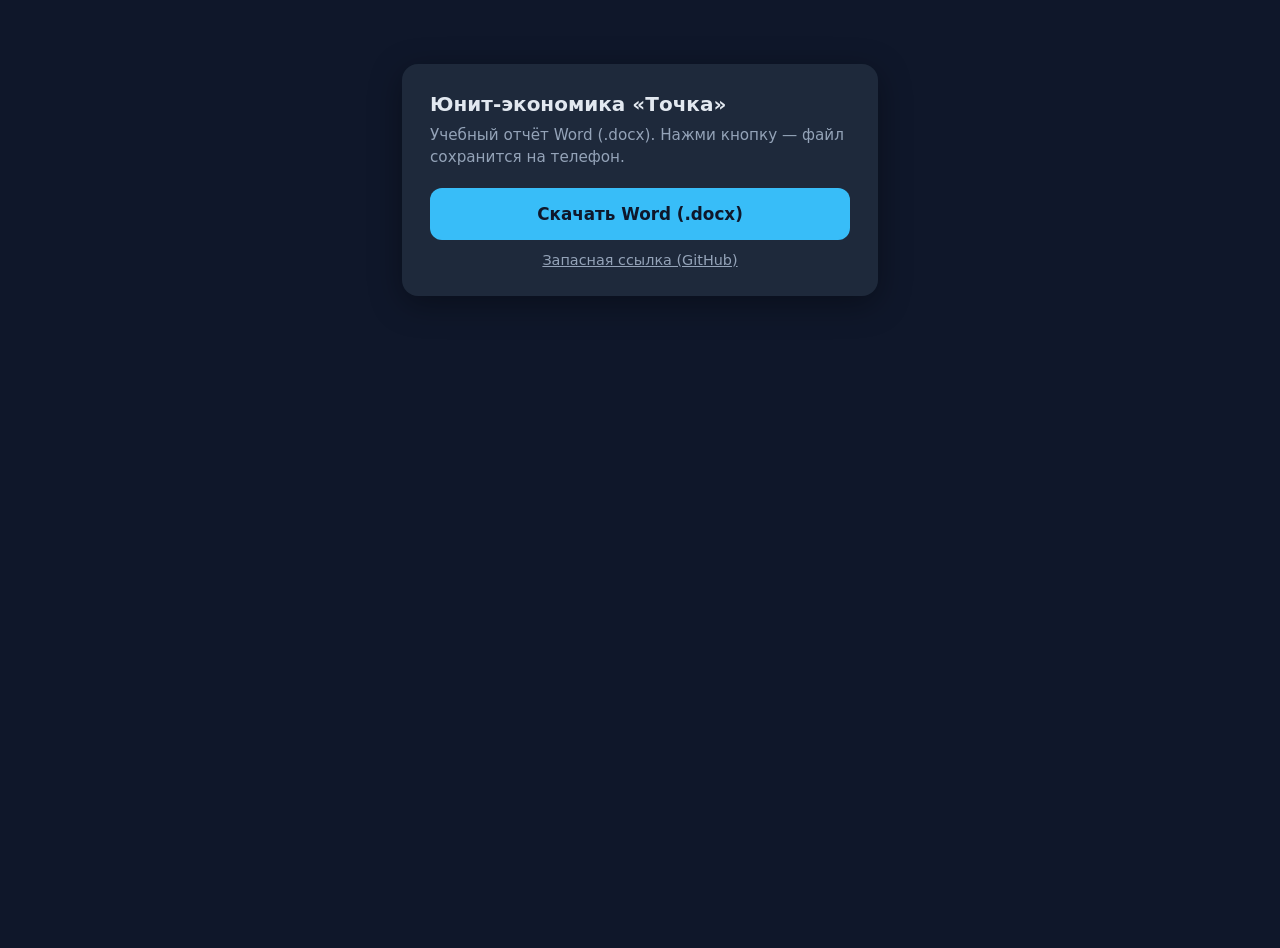
<file: downloads/index.html>
<!DOCTYPE html>
<html lang="ru">
<head>
<meta charset="utf-8"/>
<meta name="viewport" content="width=device-width, initial-scale=1"/>
<title>Отчёт Точка — скачать</title>
<style>
  body{font-family:system-ui,-apple-system,sans-serif;margin:0;padding:24px;background:#0f172a;color:#e2e8f0;min-height:100vh}
  .card{max-width:420px;margin:40px auto;background:#1e293b;border-radius:16px;padding:28px;box-shadow:0 8px 32px rgba(0,0,0,.35)}
  h1{font-size:1.25rem;margin:0 0 8px}
  p{color:#94a3b8;font-size:.95rem;line-height:1.45;margin:0 0 20px}
  a.btn{display:block;text-align:center;background:#38bdf8;color:#0f172a;font-weight:700;text-decoration:none;padding:16px 18px;border-radius:12px;font-size:1.05rem;margin-bottom:12px}
  a.btn:active{transform:scale(.98)}
  a.secondary{display:block;text-align:center;color:#94a3b8;font-size:.9rem;margin-top:8px}
</style>
</head>
<body>
  <div class="card">
    <h1>Юнит-экономика «Точка»</h1>
    <p>Учебный отчёт Word (.docx). Нажми кнопку — файл сохранится на телефон.</p>
    <a class="btn" href="Tochka_zarplatny_proekt_unit_economy_otchet.docx" download="Tochka_zarplatny_proekt_otchet.docx">Скачать Word (.docx)</a>
    <a class="secondary" href="https://github.com/artem124314/locus-site/raw/cursor/zarplata-unit-economy-report-bc24/reports/Tochka_zarplatny_proekt_unit_economy_otchet.docx">Запасная ссылка (GitHub)</a>
  </div>
</body>
</html>
</file>
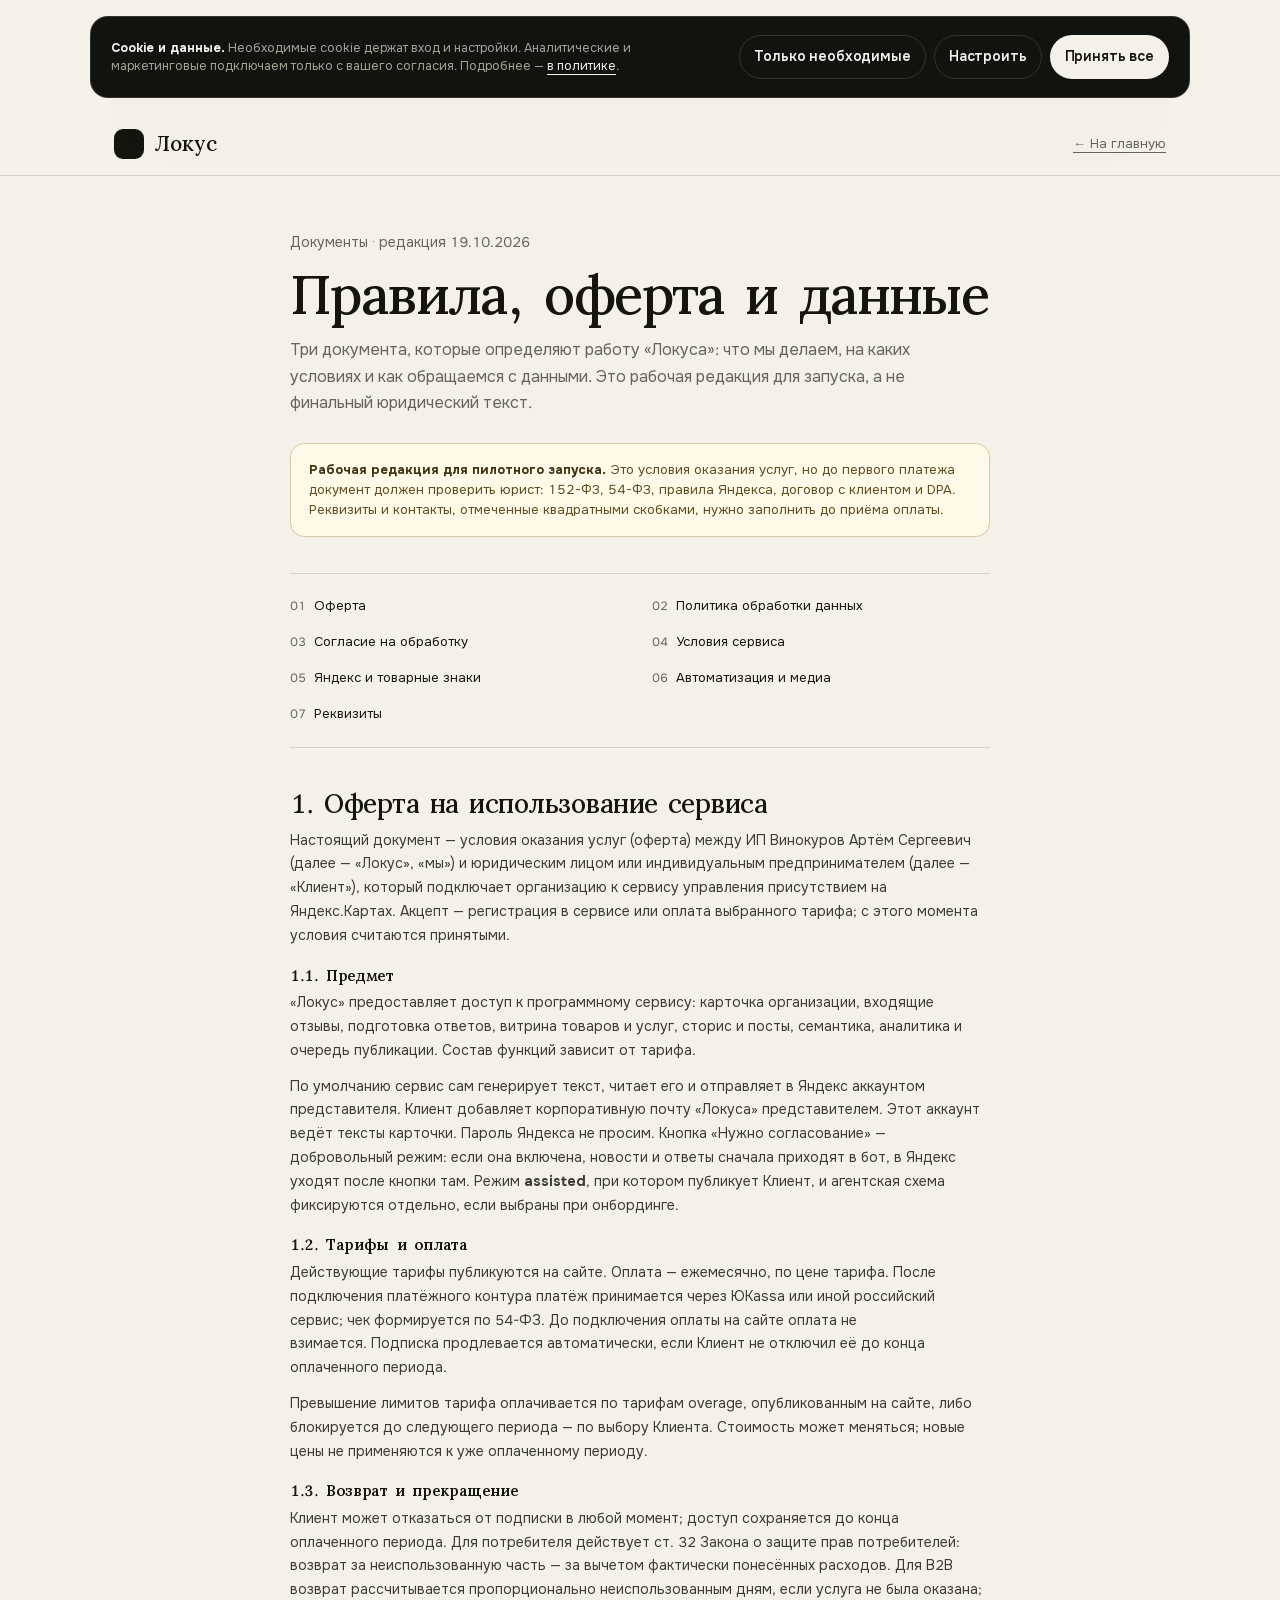
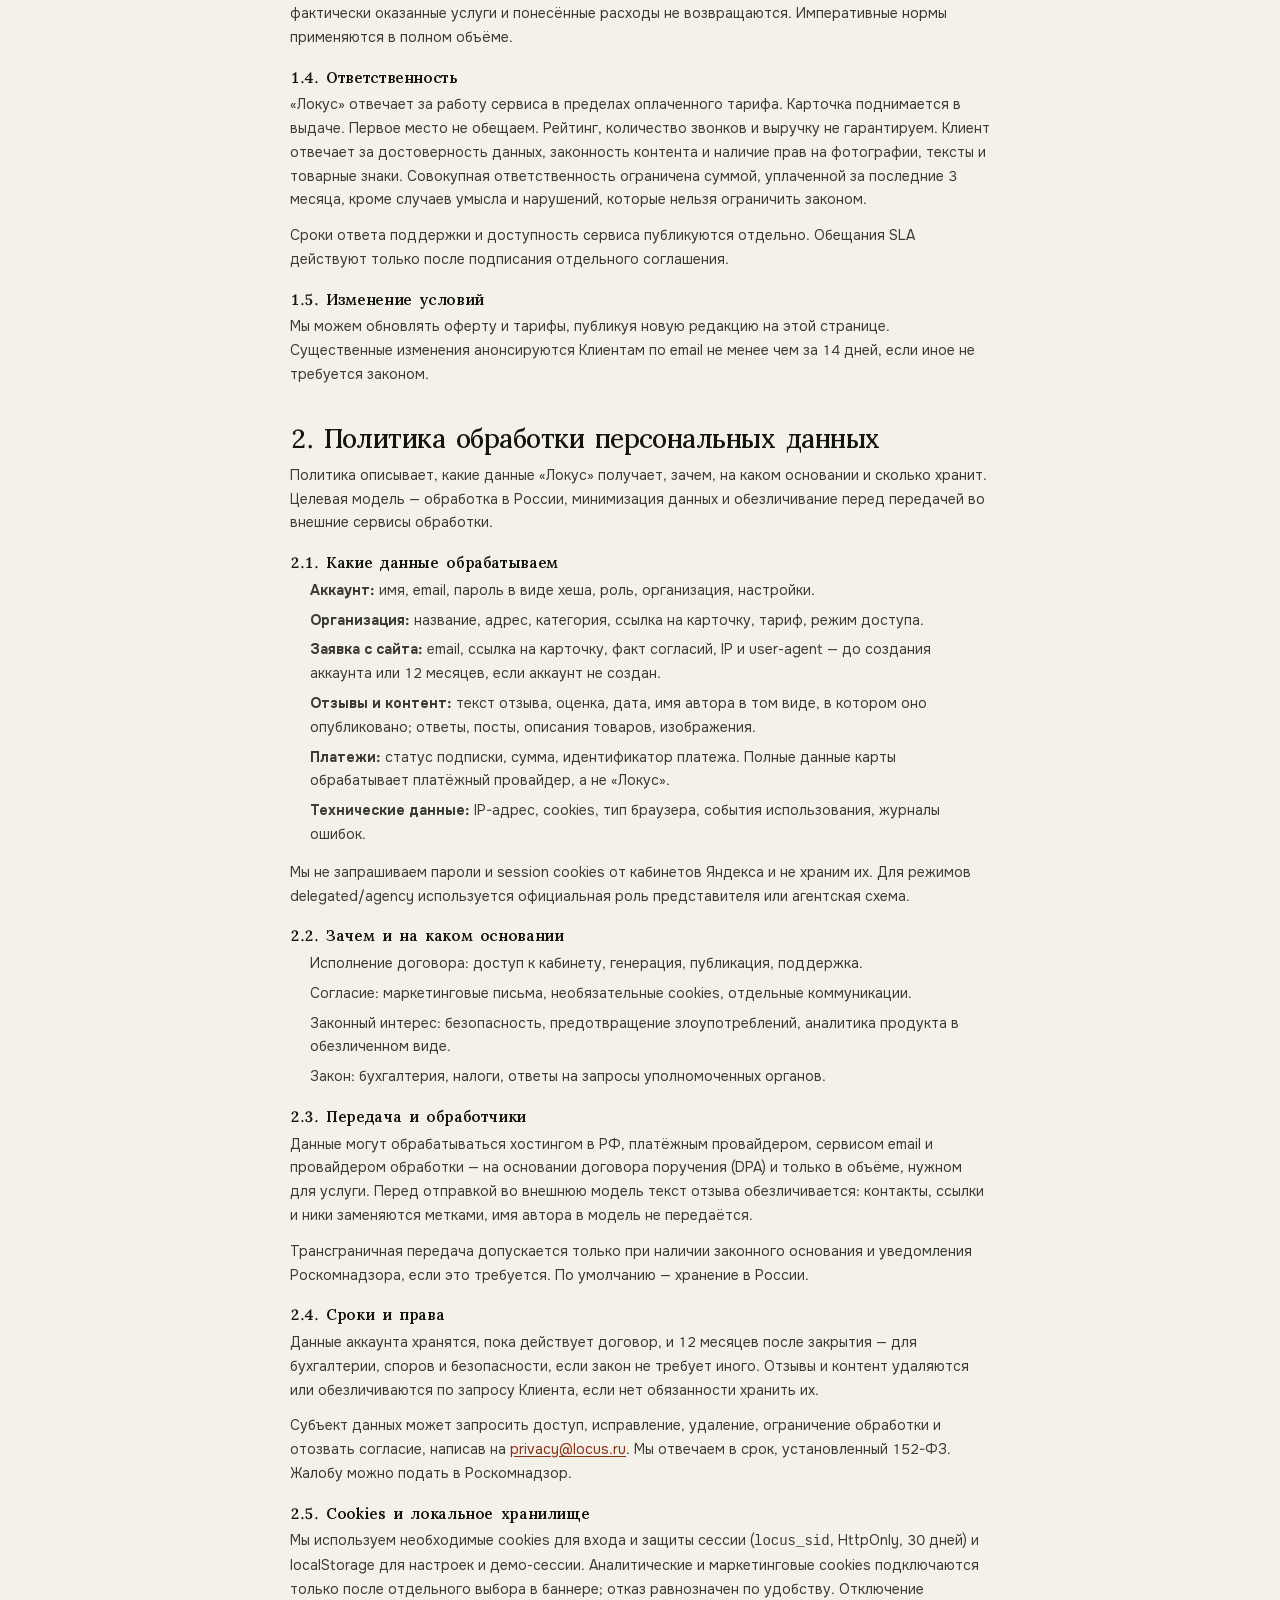
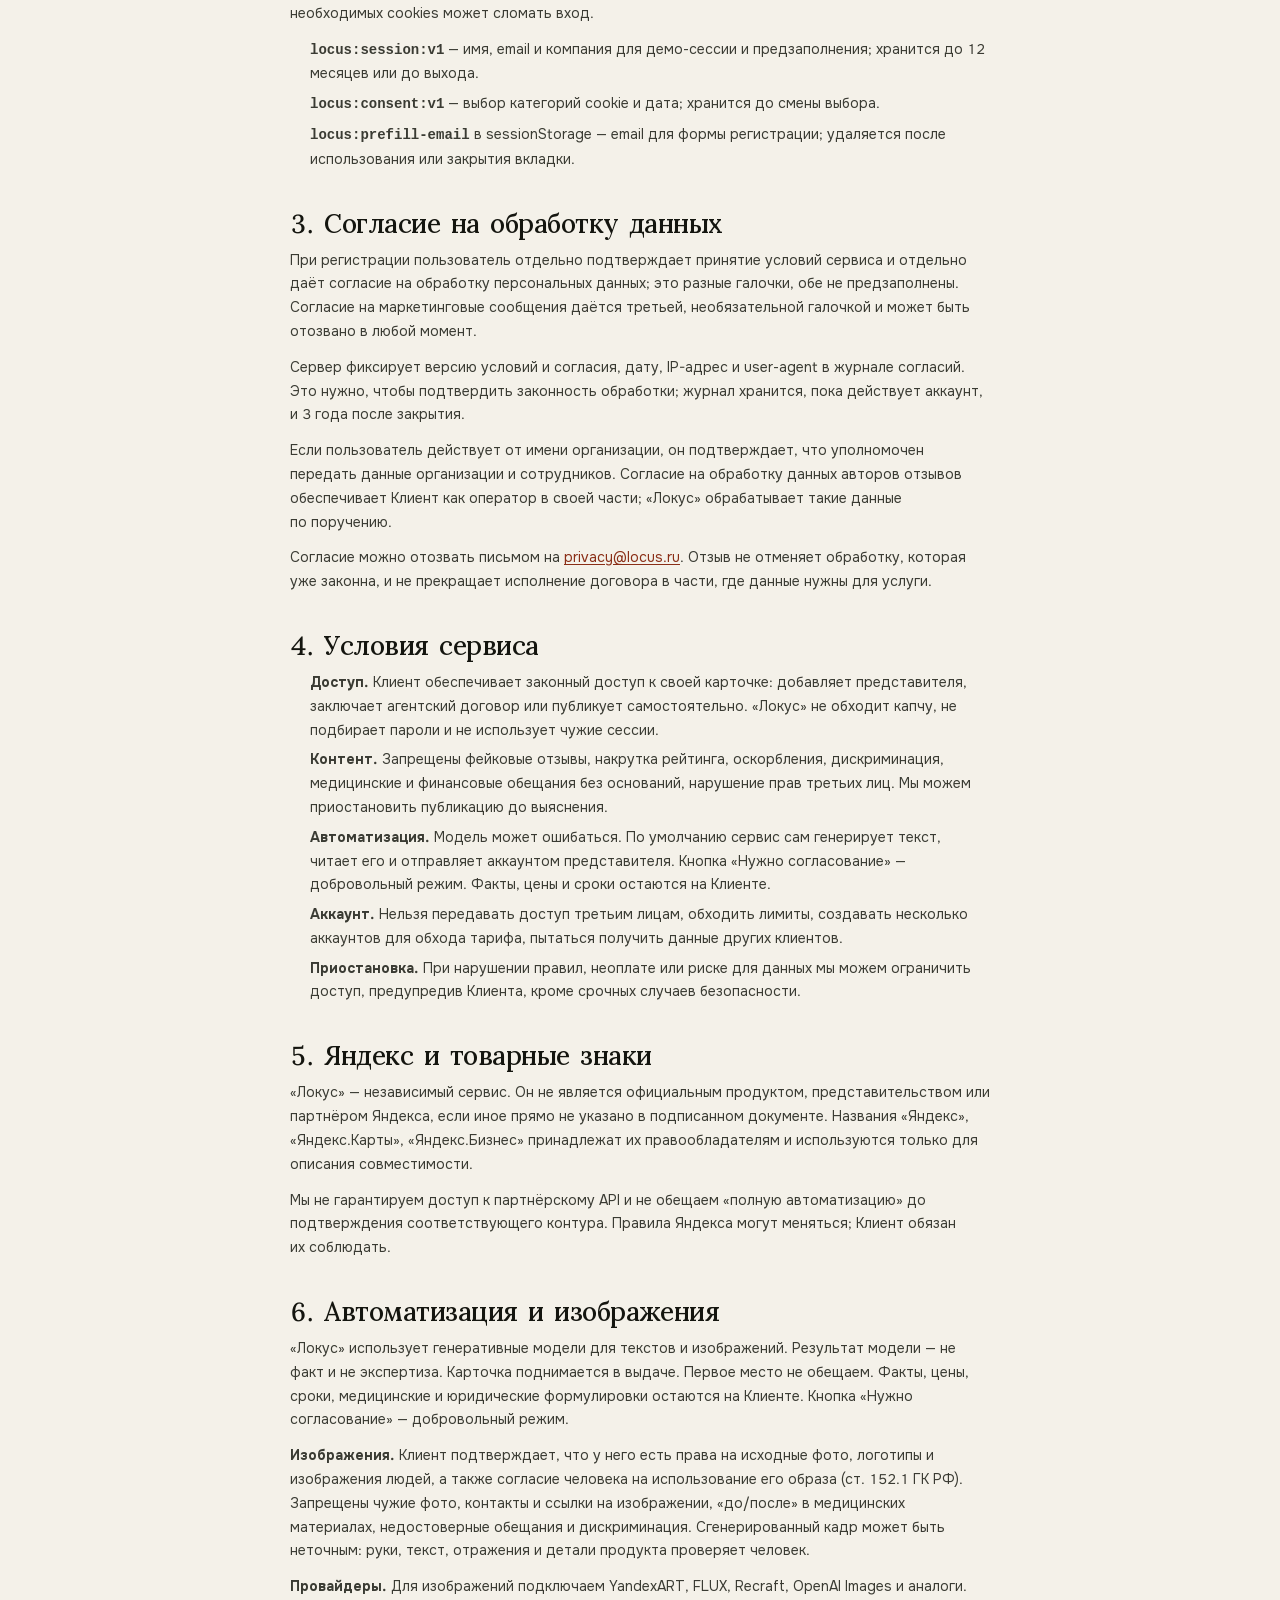
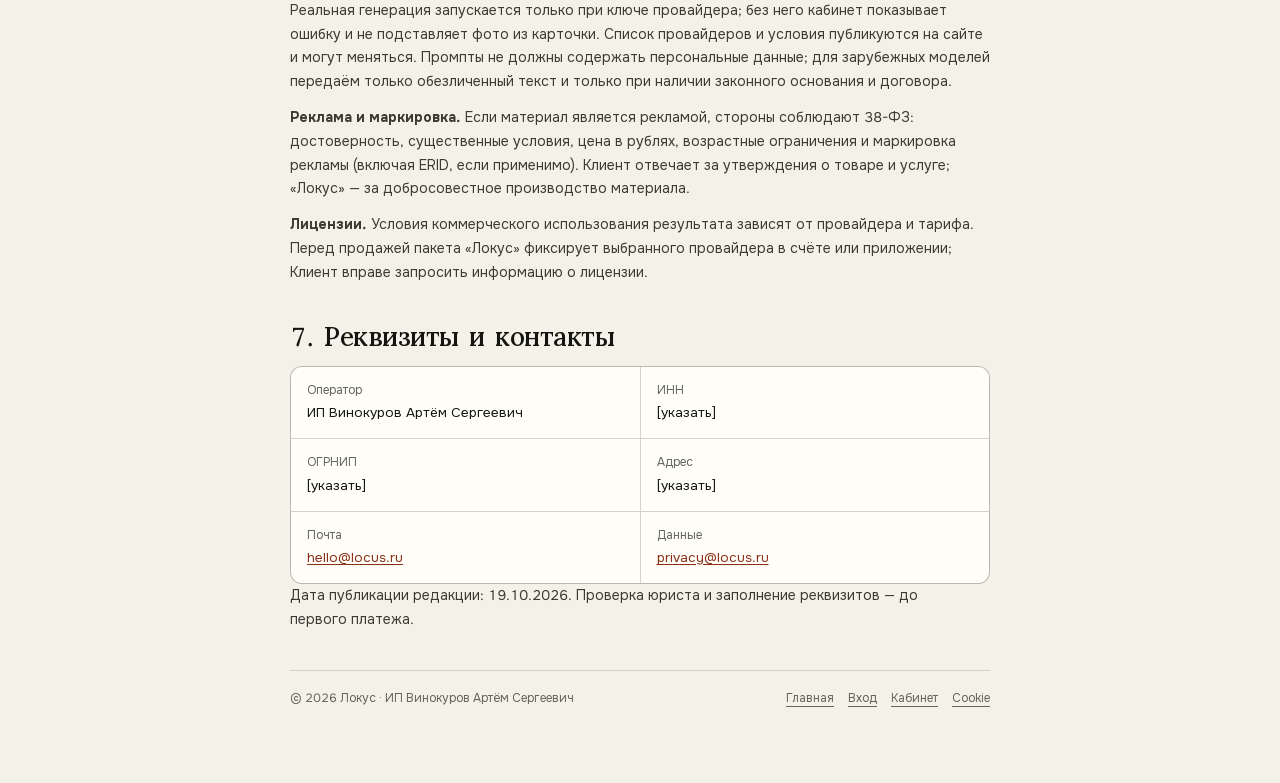
<file: legal.html>
<!DOCTYPE html>
<html lang="ru">
<head>
<meta charset="utf-8">
<meta name="viewport" content="width=device-width, initial-scale=1">
<title>Документы «Локуса» — оферта, политика, условия</title>
<meta name="description" content="Оферта, политика обработки данных и условия сервиса «Локус» для бизнеса на Яндекс.Картах.">
<meta name="theme-color" content="#f4f1e9">
<link rel="canonical" href="legal.html">
<link rel="stylesheet" href="assets/css/base.css">
<link rel="stylesheet" href="assets/css/legal.css">
  <link rel="icon" href="assets/favicon.svg" type="image/svg+xml">
</head>
<body class="legal-page">
<header class="legal-top">
  <div class="legal-top__inner">
    <a class="brand" href="index.html" aria-label="Локус — на главную">
      <span class="brand-mark" aria-hidden="true">
        <svg viewBox="0 0 24 24" fill="none"><path d="M12 2.6 21 7.4v9.2L12 21.4 3 16.6V7.4L12 2.6Z" stroke="currentColor" stroke-width="1.5"/><path d="M12 7.2v9.6M7.4 9.8l9.2 4.4M16.6 9.8l-9.2 4.4" stroke="currentColor" stroke-width="1.2"/></svg>
      </span>
      Локус
    </a>
    <a class="legal-back" href="index.html">← На главную</a>
  </div>
</header>

<main class="legal-wrap">
  <p class="legal-eyebrow">Документы · редакция 19.10.2026</p>
  <h1 class="legal-title">Правила, оферта и данные</h1>
  <p class="legal-lead">Три документа, которые определяют работу «Локуса»: что мы делаем, на каких условиях и как обращаемся с данными. Это рабочая редакция для запуска, а не финальный юридический текст.</p>

  <div class="legal-notice">
    <strong>Рабочая редакция для пилотного запуска.</strong> Это условия оказания услуг, но до первого платежа документ должен проверить юрист: 152-ФЗ, 54-ФЗ, правила Яндекса, договор с клиентом и DPA. Реквизиты и контакты, отмеченные квадратными скобками, нужно заполнить до приёма оплаты.
  </div>

  <nav class="legal-toc" aria-label="Содержание">
    <a href="#offer"><span>01</span>Оферта</a>
    <a href="#privacy"><span>02</span>Политика обработки данных</a>
    <a href="#consent"><span>03</span>Согласие на обработку</a>
    <a href="#terms"><span>04</span>Условия сервиса</a>
    <a href="#disclaimer"><span>05</span>Яндекс и товарные знаки</a>
    <a href="#ai"><span>06</span>Автоматизация и медиа</a>
    <a href="#details"><span>07</span>Реквизиты</a>
  </nav>

  <section class="legal-section" id="offer">
    <h2>1. Оферта на использование сервиса</h2>
    <p>Настоящий документ — условия оказания услуг (оферта) между ИП Винокуров Артём Сергеевич (далее — «Локус», «мы») и юридическим лицом или индивидуальным предпринимателем (далее — «Клиент»), который подключает организацию к сервису управления присутствием на Яндекс.Картах. Акцепт — регистрация в сервисе или оплата выбранного тарифа; с этого момента условия считаются принятыми.</p>

    <h3>1.1. Предмет</h3>
    <p>«Локус» предоставляет доступ к программному сервису: карточка организации, входящие отзывы, подготовка ответов, витрина товаров и услуг, сторис и посты, семантика, аналитика и очередь публикации. Состав функций зависит от тарифа.</p>
    <p>По умолчанию сервис сам генерирует текст, читает его и отправляет в Яндекс аккаунтом представителя. Клиент добавляет корпоративную почту «Локуса» представителем. Этот аккаунт ведёт тексты карточки. Пароль Яндекса не просим. Кнопка «Нужно согласование» — добровольный режим: если она включена, новости и ответы сначала приходят в бот, в Яндекс уходят после кнопки там. Режим <b>assisted</b>, при котором публикует Клиент, и агентская схема фиксируются отдельно, если выбраны при онбординге.</p>

    <h3>1.2. Тарифы и оплата</h3>
    <p>Действующие тарифы публикуются на сайте. Оплата — ежемесячно, по цене тарифа. После подключения платёжного контура платёж принимается через ЮKassa или иной российский сервис; чек формируется по 54-ФЗ. До подключения оплаты на сайте оплата не взимается. Подписка продлевается автоматически, если Клиент не отключил её до конца оплаченного периода.</p>
    <p>Превышение лимитов тарифа оплачивается по тарифам overage, опубликованным на сайте, либо блокируется до следующего периода — по выбору Клиента. Стоимость может меняться; новые цены не применяются к уже оплаченному периоду.</p>
    <h3>1.3. Возврат и прекращение</h3>
    <p>Клиент может отказаться от подписки в любой момент; доступ сохраняется до конца оплаченного периода. Для потребителя действует ст. 32 Закона о защите прав потребителей: возврат за неиспользованную часть — за вычетом фактически понесённых расходов. Для B2B возврат рассчитывается пропорционально неиспользованным дням, если услуга не была оказана; фактически оказанные услуги и понесённые расходы не возвращаются. Императивные нормы применяются в полном объёме.</p>

    <h3>1.4. Ответственность</h3>
    <p>«Локус» отвечает за работу сервиса в пределах оплаченного тарифа. Карточка поднимается в выдаче. Первое место не обещаем. Рейтинг, количество звонков и выручку не гарантируем. Клиент отвечает за достоверность данных, законность контента и наличие прав на фотографии, тексты и товарные знаки. Совокупная ответственность ограничена суммой, уплаченной за последние 3 месяца, кроме случаев умысла и нарушений, которые нельзя ограничить законом.</p>
    <p>Сроки ответа поддержки и доступность сервиса публикуются отдельно. Обещания SLA действуют только после подписания отдельного соглашения.</p>

    <h3>1.5. Изменение условий</h3>
    <p>Мы можем обновлять оферту и тарифы, публикуя новую редакцию на этой странице. Существенные изменения анонсируются Клиентам по email не менее чем за 14 дней, если иное не требуется законом.</p>
  </section>

  <section class="legal-section" id="privacy">
    <h2>2. Политика обработки персональных данных</h2>
    <p>Политика описывает, какие данные «Локус» получает, зачем, на каком основании и сколько хранит. Целевая модель — обработка в России, минимизация данных и обезличивание перед передачей во внешние сервисы обработки.</p>

    <h3>2.1. Какие данные обрабатываем</h3>
    <ul>
      <li><b>Аккаунт:</b> имя, email, пароль в виде хеша, роль, организация, настройки.</li>
      <li><b>Организация:</b> название, адрес, категория, ссылка на карточку, тариф, режим доступа.</li>
      <li><b>Заявка с сайта:</b> email, ссылка на карточку, факт согласий, IP и user-agent — до создания аккаунта или 12 месяцев, если аккаунт не создан.</li>
      <li><b>Отзывы и контент:</b> текст отзыва, оценка, дата, имя автора в том виде, в котором оно опубликовано; ответы, посты, описания товаров, изображения.</li>
      <li><b>Платежи:</b> статус подписки, сумма, идентификатор платежа. Полные данные карты обрабатывает платёжный провайдер, а не «Локус».</li>
      <li><b>Технические данные:</b> IP-адрес, cookies, тип браузера, события использования, журналы ошибок.</li>
    </ul>
    <p>Мы не запрашиваем пароли и session cookies от кабинетов Яндекса и не храним их. Для режимов delegated/agency используется официальная роль представителя или агентская схема.</p>

    <h3>2.2. Зачем и на каком основании</h3>
    <ul>
      <li>Исполнение договора: доступ к кабинету, генерация, публикация, поддержка.</li>
      <li>Согласие: маркетинговые письма, необязательные cookies, отдельные коммуникации.</li>
      <li>Законный интерес: безопасность, предотвращение злоупотреблений, аналитика продукта в обезличенном виде.</li>
      <li>Закон: бухгалтерия, налоги, ответы на запросы уполномоченных органов.</li>
    </ul>

    <h3>2.3. Передача и обработчики</h3>
    <p>Данные могут обрабатываться хостингом в РФ, платёжным провайдером, сервисом email и провайдером обработки — на основании договора поручения (DPA) и только в объёме, нужном для услуги. Перед отправкой во внешнюю модель текст отзыва обезличивается: контакты, ссылки и ники заменяются метками, имя автора в модель не передаётся.</p>
    <p>Трансграничная передача допускается только при наличии законного основания и уведомления Роскомнадзора, если это требуется. По умолчанию — хранение в России.</p>

    <h3>2.4. Сроки и права</h3>
    <p>Данные аккаунта хранятся, пока действует договор, и 12 месяцев после закрытия — для бухгалтерии, споров и безопасности, если закон не требует иного. Отзывы и контент удаляются или обезличиваются по запросу Клиента, если нет обязанности хранить их.</p>
    <p>Субъект данных может запросить доступ, исправление, удаление, ограничение обработки и отозвать согласие, написав на <a href="mailto:privacy@locus.ru">privacy@locus.ru</a>. Мы отвечаем в срок, установленный 152-ФЗ. Жалобу можно подать в Роскомнадзор.</p>

    <h3 id="cookies">2.5. Cookies и локальное хранилище</h3>
    <p>Мы используем необходимые cookies для входа и защиты сессии (<code>locus_sid</code>, HttpOnly, 30 дней) и localStorage для настроек и демо-сессии. Аналитические и маркетинговые cookies подключаются только после отдельного выбора в баннере; отказ равнозначен по удобству. Отключение необходимых cookies может сломать вход.</p>
    <ul>
      <li><b><code>locus:session:v1</code></b> — имя, email и компания для демо-сессии и предзаполнения; хранится до 12 месяцев или до выхода.</li>
      <li><b><code>locus:consent:v1</code></b> — выбор категорий cookie и дата; хранится до смены выбора.</li>
      <li><b><code>locus:prefill-email</code></b> в sessionStorage — email для формы регистрации; удаляется после использования или закрытия вкладки.</li>
    </ul>
  </section>

  <section class="legal-section" id="consent">
    <h2>3. Согласие на обработку данных</h2>
    <p>При регистрации пользователь отдельно подтверждает принятие условий сервиса и отдельно даёт согласие на обработку персональных данных; это разные галочки, обе не предзаполнены. Согласие на маркетинговые сообщения даётся третьей, необязательной галочкой и может быть отозвано в любой момент.</p>
    <p>Сервер фиксирует версию условий и согласия, дату, IP-адрес и user-agent в журнале согласий. Это нужно, чтобы подтвердить законность обработки; журнал хранится, пока действует аккаунт, и 3 года после закрытия.</p>
    <p>Если пользователь действует от имени организации, он подтверждает, что уполномочен передать данные организации и сотрудников. Согласие на обработку данных авторов отзывов обеспечивает Клиент как оператор в своей части; «Локус» обрабатывает такие данные по поручению.</p>
    <p>Согласие можно отозвать письмом на <a href="mailto:privacy@locus.ru">privacy@locus.ru</a>. Отзыв не отменяет обработку, которая уже законна, и не прекращает исполнение договора в части, где данные нужны для услуги.</p>
  </section>

  <section class="legal-section" id="terms">
    <h2>4. Условия сервиса</h2>
    <ul>
      <li><b>Доступ.</b> Клиент обеспечивает законный доступ к своей карточке: добавляет представителя, заключает агентский договор или публикует самостоятельно. «Локус» не обходит капчу, не подбирает пароли и не использует чужие сессии.</li>
      <li><b>Контент.</b> Запрещены фейковые отзывы, накрутка рейтинга, оскорбления, дискриминация, медицинские и финансовые обещания без оснований, нарушение прав третьих лиц. Мы можем приостановить публикацию до выяснения.</li>
      <li><b>Автоматизация.</b> Модель может ошибаться. По умолчанию сервис сам генерирует текст, читает его и отправляет аккаунтом представителя. Кнопка «Нужно согласование» — добровольный режим. Факты, цены и сроки остаются на Клиенте.</li>
      <li><b>Аккаунт.</b> Нельзя передавать доступ третьим лицам, обходить лимиты, создавать несколько аккаунтов для обхода тарифа, пытаться получить данные других клиентов.</li>
      <li><b>Приостановка.</b> При нарушении правил, неоплате или риске для данных мы можем ограничить доступ, предупредив Клиента, кроме срочных случаев безопасности.</li>
    </ul>
  </section>

  <section class="legal-section" id="disclaimer">
    <h2>5. Яндекс и товарные знаки</h2>
    <p>«Локус» — независимый сервис. Он не является официальным продуктом, представительством или партнёром Яндекса, если иное прямо не указано в подписанном документе. Названия «Яндекс», «Яндекс.Карты», «Яндекс.Бизнес» принадлежат их правообладателям и используются только для описания совместимости.</p>
    <p>Мы не гарантируем доступ к партнёрскому API и не обещаем «полную автоматизацию» до подтверждения соответствующего контура. Правила Яндекса могут меняться; Клиент обязан их соблюдать.</p>
  </section>

  <section class="legal-section" id="ai">
    <h2>6. Автоматизация и изображения</h2>
    <p>«Локус» использует генеративные модели для текстов и изображений. Результат модели — не факт и не экспертиза. Карточка поднимается в выдаче. Первое место не обещаем. Факты, цены, сроки, медицинские и юридические формулировки остаются на Клиенте. Кнопка «Нужно согласование» — добровольный режим.</p>
    <p><b>Изображения.</b> Клиент подтверждает, что у него есть права на исходные фото, логотипы и изображения людей, а также согласие человека на использование его образа (ст. 152.1 ГК РФ). Запрещены чужие фото, контакты и ссылки на изображении, «до/после» в медицинских материалах, недостоверные обещания и дискриминация. Сгенерированный кадр может быть неточным: руки, текст, отражения и детали продукта проверяет человек.</p>
    <p><b>Провайдеры.</b> Для изображений подключаем YandexART, FLUX, Recraft, OpenAI Images и аналоги. Реальная генерация запускается только при ключе провайдера; без него кабинет показывает ошибку и не подставляет фото из карточки. Список провайдеров и условия публикуются на сайте и могут меняться. Промпты не должны содержать персональные данные; для зарубежных моделей передаём только обезличенный текст и только при наличии законного основания и договора.</p>
    <p><b>Реклама и маркировка.</b> Если материал является рекламой, стороны соблюдают 38-ФЗ: достоверность, существенные условия, цена в рублях, возрастные ограничения и маркировка рекламы (включая ERID, если применимо). Клиент отвечает за утверждения о товаре и услуге; «Локус» — за добросовестное производство материала.</p>
    <p><b>Лицензии.</b> Условия коммерческого использования результата зависят от провайдера и тарифа. Перед продажей пакета «Локус» фиксирует выбранного провайдера в счёте или приложении; Клиент вправе запросить информацию о лицензии.</p>
  </section>

  <section class="legal-section" id="details">
    <h2>7. Реквизиты и контакты</h2>
    <dl class="legal-meta">
      <div><dt>Оператор</dt><dd>ИП Винокуров Артём Сергеевич</dd></div>
      <div><dt>ИНН</dt><dd>[указать]</dd></div>
      <div><dt>ОГРНИП</dt><dd>[указать]</dd></div>
      <div><dt>Адрес</dt><dd>[указать]</dd></div>
      <div><dt>Почта</dt><dd><a href="mailto:hello@locus.ru">hello@locus.ru</a></dd></div>
      <div><dt>Данные</dt><dd><a href="mailto:privacy@locus.ru">privacy@locus.ru</a></dd></div>
    </dl>
    <p class="legal-note">Дата публикации редакции: 19.10.2026. Проверка юриста и заполнение реквизитов — до первого платежа.</p>
  </section>

  <footer class="legal-footer">
    <span>© 2026 Локус · ИП Винокуров Артём Сергеевич</span>
    <span class="legal-foot-links"><a href="index.html">Главная</a><a href="login.html">Вход</a><a href="app.html">Кабинет</a><a href="#cookies" data-cookie-settings>Cookie</a></span>
  </footer>
</main>
<script src="assets/js/consent.js"></script>
<script src="assets/js/sw-register.js" defer></script>
</body>
</html>
</file>
<file: assets/css/base.css>
/* ============================================================
   ЛОКУС — базовый слой: токены, типографика, общие компоненты
   ============================================================ */

/* Локальные вариативные шрифты: Onest для интерфейса, Lora для заголовков.
   Файлы self-hosted, OFL; без внешних запросов. */
@font-face {
  font-family: "Onest";
  font-style: normal;
  font-weight: 400 700;
  font-display: swap;
  src: url("../fonts/onest-cyrillic.woff2") format("woff2");
  unicode-range: U+0301, U+0400-045F, U+0490-0491, U+04B0-04B1, U+2116;
}
@font-face {
  font-family: "Onest";
  font-style: normal;
  font-weight: 400 700;
  font-display: swap;
  src: url("../fonts/onest-latin.woff2") format("woff2");
  unicode-range: U+0000-00FF, U+0131, U+0152-0153, U+02BB-02BC, U+02C6, U+02DA, U+02DC, U+0304, U+0308, U+0329, U+2000-206F, U+20AC, U+2122, U+2191, U+2193, U+2212, U+2215, U+FEFF, U+FFFD;
}
@font-face {
  font-family: "Lora";
  font-style: normal;
  font-weight: 500 700;
  font-display: swap;
  src: url("../fonts/lora-cyrillic.woff2") format("woff2");
  unicode-range: U+0301, U+0400-045F, U+0490-0491, U+04B0-04B1, U+2116;
}
@font-face {
  font-family: "Lora";
  font-style: normal;
  font-weight: 500 700;
  font-display: swap;
  src: url("../fonts/lora-latin.woff2") format("woff2");
  unicode-range: U+0000-00FF, U+0131, U+0152-0153, U+02BB-02BC, U+02C6, U+02DA, U+02DC, U+0304, U+0308, U+0329, U+2000-206F, U+20AC, U+2122, U+2191, U+2193, U+2212, U+2215, U+FEFF, U+FFFD;
}

:root {
  --paper: #f4f1e9;
  --paper-2: #ece7db;
  --card: #fffdf8;
  --ink: #14150f;
  --ink-2: #2a2b23;
  --muted: #63645a;
  --muted-2: #8b8c80;
  --line: rgba(20, 21, 15, 0.14);
  --line-soft: rgba(20, 21, 15, 0.08);
  --accent: #d9452a;
  --accent-ink: #fff6f1;
  --accent-deep: #c23a1f;
  --accent-soft: #f7d9cf;
  --green: #1d5b45;
  --green-soft: #d8e7dd;
  --dark: #11130e;
  --dark-2: #1a1c15;
  --dark-line: rgba(244, 241, 233, 0.14);
  --dark-muted: #a3a596;
  --amber: #b8791a;

  --serif: "Lora", Georgia, "Iowan Old Style", "Times New Roman", serif;
  --sans: "Onest", -apple-system, BlinkMacSystemFont, "Segoe UI", Roboto, "Helvetica Neue", Arial, sans-serif;
  --display: "Lora", Georgia, "Times New Roman", serif;
  --mono: "Onest", ui-monospace, "SF Mono", Menlo, Consolas, monospace;

  --r-sm: 10px;
  --r-md: 16px;
  --r-lg: 24px;
  --r-xl: 32px;

  --shadow-sm: 0 1px 2px rgba(20, 21, 15, 0.06), 0 6px 18px -12px rgba(20, 21, 15, 0.28);
  --shadow-md: 0 2px 6px rgba(20, 21, 15, 0.05), 0 24px 60px -32px rgba(20, 21, 15, 0.38);
  --shadow-lg: 0 40px 100px -40px rgba(20, 21, 15, 0.45);

  --container: 1240px;
  --gutter: clamp(18px, 4vw, 32px);
  --header-h: 74px;
}

*,
*::before,
*::after { box-sizing: border-box; }

html {
  scroll-behavior: smooth;
  scroll-padding-top: calc(var(--header-h) + 18px);
  -webkit-text-size-adjust: 100%;
  overflow-x: clip;
}

body {
  margin: 0;
  font-variant-numeric: tabular-nums;
  background: var(--paper);
  color: var(--ink);
  font-family: var(--sans);
  font-size: 17px;
  line-height: 1.55;
  -webkit-font-smoothing: antialiased;
  overflow-x: clip;
  text-rendering: optimizeLegibility;
}

img, svg, video { display: block; max-width: 100%; }
svg { height: auto; }

h1, h2, h3, h4 {
  margin: 0;
  font-family: var(--serif);
  font-weight: 400;
  letter-spacing: -0.025em;
  line-height: 1.04;
  text-wrap: balance;
}
p { margin: 0; text-wrap: pretty; }
ul, ol { margin: 0; padding: 0; }
li { list-style: none; }

a { color: inherit; text-decoration-thickness: 1px; text-underline-offset: 4px; }
a:hover { color: var(--accent); }

button, input, select, textarea { font: inherit; color: inherit; }
button { cursor: pointer; }

:focus-visible {
  outline: 3px solid var(--ink);
  outline-offset: 3px;
  border-radius: 4px;
}
.cookie-banner :focus-visible,
.section--dark :focus-visible,
.site-footer :focus-visible,
.auth-brand :focus-visible,
.reply-box :focus-visible,
.sidebar :focus-visible {
  outline-color: #f4f1e9;
}

::selection { background: var(--ink); color: var(--paper); }

.skip-link {
  position: fixed;
  top: 10px;
  left: 10px;
  z-index: 200;
  padding: 12px 18px;
  background: var(--ink);
  color: var(--paper);
  border-radius: 999px;
  transform: translateY(-160%);
  transition: transform 0.2s ease;
}
.skip-link:focus-visible { transform: none; }

.container {
  width: 100%;
  max-width: var(--container);
  margin-inline: auto;
  padding-inline: var(--gutter);
}

.section { padding-block: clamp(64px, 8.4vw, 118px); }
.section--tight { padding-block: clamp(44px, 5.4vw, 72px); }
.section--dark { background: var(--dark); color: var(--paper); }
.section--paper2 { background: var(--paper-2); }

.eyebrow {
  display: block;
  margin-bottom: 12px;
  font-family: var(--sans);
  font-size: 15px;
  font-weight: 600;
  letter-spacing: 0;
  text-transform: none;
  color: var(--muted);
}
.section--dark .eyebrow { color: var(--dark-muted); }

.h1 {
  font-size: clamp(44px, 6.4vw, 86px);
  letter-spacing: -0.038em;
  line-height: 0.98;
}
.h2 {
  font-size: clamp(32px, 4.1vw, 56px);
  letter-spacing: -0.032em;
  line-height: 1.02;
}
.h3 {
  font-size: clamp(22px, 2.2vw, 30px);
  line-height: 1.12;
}
.lead {
  font-size: clamp(17px, 1.35vw, 20px);
  line-height: 1.5;
  color: var(--muted);
  max-width: 56ch;
}
.section--dark .lead { color: var(--dark-muted); }

.section-head {
  display: flex;
  flex-wrap: wrap;
  align-items: flex-end;
  justify-content: space-between;
  gap: 24px;
  margin-bottom: clamp(32px, 4.4vw, 60px);
}
.section-head > div { max-width: 720px; }
.section-head .lead { margin-top: 18px; }

/* --- buttons --- */
.btn {
  --btn-bg: var(--ink);
  --btn-fg: var(--paper);
  display: inline-flex;
  align-items: center;
  justify-content: center;
  gap: 10px;
  min-height: 50px;
  padding: 0 22px;
  border: 1px solid transparent;
  border-radius: 999px;
  background: var(--btn-bg);
  color: var(--btn-fg);
  font-family: var(--sans);
  font-size: 15px;
  font-weight: 600;
  letter-spacing: -0.01em;
  text-decoration: none;
  white-space: nowrap;
  transition: transform 0.18s ease, background 0.18s ease, color 0.18s ease, box-shadow 0.18s ease;
}
.btn:hover { color: var(--btn-fg); background: var(--accent); transform: translateY(-1px); }
.btn:active { transform: translateY(0); }
.btn--ghost {
  --btn-bg: transparent;
  --btn-fg: var(--ink);
  border-color: var(--line);
}
.btn--ghost:hover { color: var(--accent-ink); background: var(--ink); border-color: var(--ink); }
.btn--small { min-height: 40px; padding: 0 16px; font-size: 13.5px; }
.btn--wide { width: 100%; }
.btn--light { --btn-bg: var(--paper); --btn-fg: var(--ink); }
.btn--light:hover { color: var(--paper); background: var(--accent); }
.btn .arr { transition: transform 0.18s ease; }
.btn:hover .arr { transform: translateX(3px); }

.link-arrow {
  display: inline-flex;
  align-items: center;
  gap: 8px;
  font-size: 14px;
  font-weight: 600;
  text-decoration: none;
  border-bottom: 1px solid var(--line);
  padding-bottom: 3px;
}
.link-arrow:hover { border-color: var(--accent); }

/* --- avatars & rating --- */
.avatar {
  width: 42px;
  height: 42px;
  flex: none;
  border-radius: 50%;
  display: grid;
  place-items: center;
  font-family: var(--sans);
  font-weight: 600;
  font-size: 16px;
  color: #fff;
  background: linear-gradient(145deg, #2f6d55, #1d5b45);
}
.avatar--b { background: linear-gradient(145deg, #b8552f, #8f2a17); }
.avatar--c { background: linear-gradient(145deg, #5a5f7e, #343a56); }
.stars {
  color: #dc9a2c;
  font-size: 13px;
  letter-spacing: 0;
  white-space: nowrap;
}

/* --- chips / pills --- */
.chip {
  display: inline-flex;
  align-items: center;
  gap: 7px;
  min-height: 30px;
  padding: 0 12px;
  border: 1px solid var(--line);
  border-radius: 999px;
  font-family: var(--mono);
  font-size: 12px;
  letter-spacing: 0;
  color: var(--muted);
  background: transparent;
}
.chip--solid { background: var(--ink); border-color: var(--ink); color: var(--paper); }
.chip--accent { background: var(--accent-soft); border-color: transparent; color: #8f2a17; }
.dot {
  width: 6px; height: 6px; border-radius: 50%; background: var(--green); flex: none;
}
.dot--pulse { animation: pulse 2.4s ease-in-out infinite; }
@keyframes pulse {
  0%, 100% { box-shadow: 0 0 0 0 rgba(29, 91, 69, 0.35); }
  50% { box-shadow: 0 0 0 5px rgba(29, 91, 69, 0); }
}

/* --- header --- */
.site-header {
  position: sticky;
  top: 0;
  z-index: 90;
  height: var(--header-h);
  background: color-mix(in srgb, var(--paper) 88%, transparent);
  backdrop-filter: blur(14px) saturate(1.2);
  -webkit-backdrop-filter: blur(14px) saturate(1.2);
  border-bottom: 1px solid transparent;
  transition: border-color 0.2s ease, background 0.2s ease;
}
.site-header.is-scrolled { border-bottom-color: var(--line); }
.header-inner {
  display: flex;
  align-items: center;
  gap: 28px;
  height: 100%;
}
.brand {
  display: inline-flex;
  align-items: center;
  gap: 10px;
  font-family: var(--serif);
  font-size: 21px;
  letter-spacing: 0;
  text-decoration: none;
  flex: none;
}
.brand:hover { color: var(--ink); }
.brand-mark {
  width: 30px; height: 30px; flex: none;
  border-radius: 9px;
  background: var(--ink);
  display: grid; place-items: center;
}
.brand-mark svg { width: 17px; height: 17px; }
.brand small {
  font-family: var(--mono);
  font-size: 12px;
  letter-spacing: 0;
  color: var(--muted);
  text-transform: none;
  display: block;
  margin-top: 2px;
}
.nav {
  display: flex;
  align-items: center;
  gap: 4px;
  margin-left: auto;
}
.nav a {
  padding: 9px 12px;
  border-radius: 999px;
  font-size: 14px;
  font-weight: 500;
  color: var(--ink-2);
  text-decoration: none;
}
.nav a:hover { background: rgba(20, 21, 15, 0.06); color: var(--ink); }
.header-actions { display: flex; align-items: center; gap: 10px; flex: none; }
.header-login {
  font-size: 14px;
  font-weight: 600;
  text-decoration: none;
  padding: 9px 6px;
}
.burger {
  display: none;
  width: 44px; height: 44px;
  border: 1px solid var(--line);
  border-radius: 999px;
  background: transparent;
  align-items: center;
  justify-content: center;
}
.burger span {
  display: block;
  width: 16px; height: 1.5px;
  background: var(--ink);
  position: relative;
}
.burger span::before, .burger span::after {
  content: ""; position: absolute; left: 0;
  width: 16px; height: 1.5px; background: var(--ink);
  transition: transform 0.2s ease;
}
.burger span::before { top: -5px; }
.burger span::after { top: 5px; }

.mobile-nav {
  position: fixed;
  inset: var(--header-h) 0 auto 0;
  z-index: 89;
  background: var(--paper);
  border-bottom: 1px solid var(--line);
  padding: 16px var(--gutter) 24px;
  display: none;
  box-shadow: var(--shadow-md);
}
.mobile-nav.is-open { display: block; }
.mobile-nav a {
  display: block;
  padding: 13px 0;
  border-bottom: 1px solid var(--line-soft);
  font-size: 17px;
  text-decoration: none;
}
.mobile-nav .btn { margin-top: 18px; }

/* --- footer --- */
.site-footer {
  background: var(--dark);
  color: var(--paper);
  padding-block: 56px 30px;
}
.footer-grid {
  display: grid;
  grid-template-columns: 1.4fr repeat(3, 1fr);
  gap: 36px;
}
.footer-brand .brand { color: var(--paper); }
.footer-brand .brand small { color: var(--dark-muted); }
.footer-brand .brand-mark { background: var(--paper); }
.footer-brand .brand-mark svg path { fill: var(--dark); }
.footer-brand p {
  margin-top: 18px;
  max-width: 30ch;
  font-size: 14px;
  color: var(--dark-muted);
}
.footer-col h4 {
  font-family: var(--mono);
  font-size: 12px;
  letter-spacing: 0;
  text-transform: none;
  color: var(--dark-muted);
  margin-bottom: 14px;
  font-weight: 600;
}
.footer-col a {
  display: block;
  padding: 6px 0;
  font-size: 14.5px;
  color: #dedbcf;
  text-decoration: none;
}
.footer-col a:hover { color: var(--accent); }
.footer-bottom {
  display: flex;
  flex-wrap: wrap;
  justify-content: space-between;
  gap: 14px;
  margin-top: 48px;
  padding-top: 22px;
  border-top: 1px solid var(--dark-line);
  font-size: 12px;
  color: var(--dark-muted);
}
.footer-bottom p { max-width: 76ch; }
.footer-legal { display: flex; gap: 18px; flex-wrap: wrap; }
.footer-legal a { text-decoration: none; }

/* --- reveal --- */
html.js .reveal { opacity: 0; transform: translateY(18px); transition: opacity 0.7s ease, transform 0.7s cubic-bezier(0.2, 0.7, 0.2, 1); }
html.js .reveal.is-in { opacity: 1; transform: none; }

/* --- toast --- */
.toast-stack {
  position: fixed;
  right: 20px;
  bottom: 20px;
  z-index: 300;
  display: grid;
  gap: 10px;
  width: min(360px, calc(100% - 40px));
  pointer-events: none;
}
.toast {
  pointer-events: none;
  display: flex;
  gap: 12px;
  align-items: flex-start;
  padding: 14px 16px;
  background: var(--ink);
  color: var(--paper);
  border-radius: 14px;
  box-shadow: var(--shadow-md);
  font-size: 14px;
  animation: toastIn 0.28s ease both;
}
.toast--out { animation: toastOut 0.24s ease both; }
.toast strong { display: block; font-size: 13px; letter-spacing: 0; }
.toast span { color: #c9c7bb; font-size: 13px; }
.toast .tick {
  width: 22px; height: 22px; flex: none; border-radius: 50%;
  background: var(--green); display: grid; place-items: center; font-size: 12px;
}
@keyframes toastIn { from { opacity: 0; transform: translateY(12px) scale(0.98); } }
@keyframes toastOut { to { opacity: 0; transform: translateY(8px); } }

/* --- utilities --- */
.sr-only {
  position: absolute; width: 1px; height: 1px;
  padding: 0; margin: -1px; overflow: hidden;
  clip: rect(0 0 0 0); white-space: nowrap; border: 0;
}
.mt-0 { margin-top: 0; }
.mono { font-family: var(--mono); }
.small { font-size: 13px; color: var(--muted); }
.nowrap { white-space: nowrap; }
.ta-r { text-align: right; }
.mt-14 { margin-top: 14px; }
.mt-16 { margin-top: 16px; }
.mt-18 { margin-top: 18px; }
.mt-26 { margin-top: 26px; }
.svg-sprite { position: absolute; }
.tnum { font-variant-numeric: tabular-nums; }

/* --- responsive --- */
@media (max-width: 980px) {
  .nav { display: none; }
  .burger { display: inline-flex; }
  .header-actions .btn { display: none; }
  .header-login { margin-left: auto; }
  .footer-grid { grid-template-columns: 1fr 1fr; }
  .footer-brand { grid-column: 1 / -1; }
}
@media (max-width: 620px) {
  body { font-size: 16px; }
  .footer-grid { grid-template-columns: 1fr; gap: 28px; }
  .footer-bottom { flex-direction: column; }
  .header-login { display: none; }
  .header-actions { margin-left: auto; }
}

@media (prefers-reduced-motion: reduce) {
  html { scroll-behavior: auto; }
  *, *::before, *::after {
    animation-duration: 0.001ms !important;
    animation-iteration-count: 1 !important;
    transition-duration: 0.001ms !important;
  }
  .reveal { opacity: 1; transform: none; }
}

/* ---------- scroll progress ---------- */
.scroll-progress {
  position: fixed;
  inset: 0 auto auto 0;
  width: 100%;
  height: 3px;
  z-index: 300;
  background: linear-gradient(90deg, var(--green), var(--accent));
  transform: scaleX(0);
  transform-origin: 0 50%;
  pointer-events: none;
  will-change: transform;
}

/* ---------- cookie consent ---------- */
.cookie-banner {
  position: relative;
  z-index: 55;
  max-width: 1100px;
  margin: 16px auto;
  background: var(--dark);
  color: var(--paper);
  border: 1px solid var(--dark-line);
  border-radius: 18px;
  box-shadow: var(--shadow-lg);
  padding: 18px 20px;
  display: none;
  grid-template-columns: 1fr auto;
  gap: 14px 22px;
  align-items: center;
}
.cookie-banner.is-visible { display: grid; }
.cookie-banner p { font-size: 12.5px; line-height: 1.45; color: var(--dark-muted); }
.cookie-banner b { color: var(--paper); }
.cookie-banner a { color: var(--paper); }
.cookie-actions { display: flex; flex-wrap: wrap; gap: 8px; }
.cookie-actions .btn { min-height: 44px; padding: 0 14px; font-size: 14px; }
.cookie-actions .btn--ghost { --btn-bg: transparent; --btn-fg: var(--paper); border-color: var(--dark-line); }
.cookie-actions .btn--ghost:hover { background: var(--paper); color: var(--ink); }
.cookie-details {
  grid-column: 1 / -1;
  display: grid;
  gap: 8px;
  border-top: 1px solid var(--dark-line);
  padding-top: 12px;
  margin-top: 2px;
}
.cookie-details[hidden] { display: none; }
.cookie-details label { display: flex; align-items: center; gap: 8px; font-size: 12px; color: var(--dark-muted); }
.cookie-details input { width: 16px; height: 16px; accent-color: var(--accent); }
.cookie-details .btn { justify-self: start; min-height: 36px; }
@media (max-width: 640px) {
  .cookie-banner { grid-template-columns: 1fr; padding: 16px; }
  .cookie-actions .btn { flex: 1 1 140px; }
}

/* ---------- reduced motion ---------- */
@media (prefers-reduced-motion: reduce) {
  html { scroll-behavior: auto; }
  *, *::before, *::after {
    animation-duration: 0.001ms !important;
    animation-iteration-count: 1 !important;
    transition-duration: 0.001ms !important;
  }
  .scroll-progress { display: none; }
}

/* Планшет: шесть пунктов меню + CTA не помещаются в строку — CTA уводим в герой */
@media (max-width: 1120px) and (min-width: 981px) {
  .header-actions .btn { display: none; }
}
</file>
<file: assets/css/legal.css>
/* Локус — юридические страницы */
.legal-page {
  min-height: 100vh;
  background: var(--paper);
}
.legal-top {
  border-bottom: 1px solid var(--line);
  background: var(--paper);
  position: relative;
  z-index: 10;
}
.legal-top__inner {
  max-width: 1100px;
  margin: 0 auto;
  padding: 14px 24px;
  display: flex;
  align-items: center;
  justify-content: space-between;
  gap: 16px;
}
.legal-back {
  font-size: 13px;
  color: var(--muted);
  display: inline-flex;
  align-items: center;
  gap: 6px;
}
.legal-back:hover { color: var(--ink); }
.legal-wrap {
  max-width: 68ch;
  margin: 0 auto;
  padding: 56px 24px 80px;
}
.legal-eyebrow {
  font-family: var(--sans, "Onest", sans-serif);
  font-size: 14px;
  letter-spacing: 0;
  text-transform: none;
  color: var(--muted);
  margin-bottom: 14px;
}
.legal-title {
  font-family: var(--serif, Georgia, serif);
  font-size: clamp(34px, 5vw, 54px);
  line-height: 1.04;
  letter-spacing: -.03em;
  margin: 0 0 14px;
  font-weight: 400;
}
.legal-lead {
  font-size: 16px;
  line-height: 1.65;
  color: var(--muted);
  max-width: 640px;
  margin: 0 0 26px;
}
.legal-notice {
  border: 1px solid #d8c9a4;
  background: #fff9e8;
  border-radius: 14px;
  padding: 16px 18px;
  font-size: 13px;
  line-height: 1.55;
  color: #5c4a1f;
  margin: 0 0 36px;
}
.legal-notice strong { color: #3f3212; }
.legal-toc {
  border-top: 1px solid var(--line);
  border-bottom: 1px solid var(--line);
  padding: 18px 0;
  margin: 0 0 42px;
  display: grid;
  grid-template-columns: repeat(2, minmax(0, 1fr));
  gap: 8px 24px;
}
.legal-toc a {
  font-size: 13px;
  color: var(--ink);
  text-decoration: none;
  padding: 4px 0;
}
.legal-toc a:hover { color: var(--accent); }
.legal-toc span {
  font-family: var(--mono, ui-monospace, monospace);
  font-size: 12px;
  color: var(--muted);
  margin-right: 8px;
}
.legal-section { margin: 0 0 38px; scroll-margin-top: 90px; }
.legal-section h2 {
  font-family: var(--serif, Georgia, serif);
  font-size: 26px;
  font-weight: 400;
  letter-spacing: -.02em;
  margin: 0 0 12px;
}
.legal-section h3 {
  font-size: 15px;
  font-weight: 600;
  margin: 20px 0 8px;
}
.legal-section p,
.legal-section li {
  font-size: 14px;
  line-height: 1.7;
  color: #3a3b33;
}
.legal-section p { margin: 0 0 12px; }
.legal-section ul { margin: 0 0 14px; padding-left: 20px; }
.legal-section li { margin-bottom: 6px; }
.legal-section a { color: #8a2e16; text-decoration: underline; text-underline-offset: 2px; }
.legal-meta {
  display: grid;
  grid-template-columns: repeat(2, minmax(0, 1fr));
  gap: 1px;
  background: var(--line);
  border: 1px solid var(--line);
  border-radius: 12px;
  overflow: hidden;
  margin: 16px 0 0;
}
.legal-meta div { background: var(--card); padding: 14px 16px; }
.legal-meta dt {
  font-family: var(--mono, ui-monospace, monospace);
  font-size: 12px;
  letter-spacing: 0;
  text-transform: none;
  color: var(--muted);
  margin-bottom: 4px;
}
.legal-meta dd { margin: 0; font-size: 13.5px; }
.legal-note { margin-top: 16px; font-size: 12.5px; color: var(--muted); }
.legal-footer {
  border-top: 1px solid var(--line);
  margin-top: 20px;
  padding-top: 18px;
  font-size: 12px;
  color: var(--muted);
  display: flex;
  justify-content: space-between;
  gap: 16px;
  flex-wrap: wrap;
}
.legal-footer a { color: var(--muted); text-decoration: underline; }
.legal-foot-links { display: flex; flex-wrap: wrap; gap: 14px; }
@media (max-width: 640px) {
  .legal-wrap { padding: 36px 18px 56px; }
  .legal-toc { grid-template-columns: 1fr; }
  .legal-meta { grid-template-columns: 1fr; }
}
</file>
